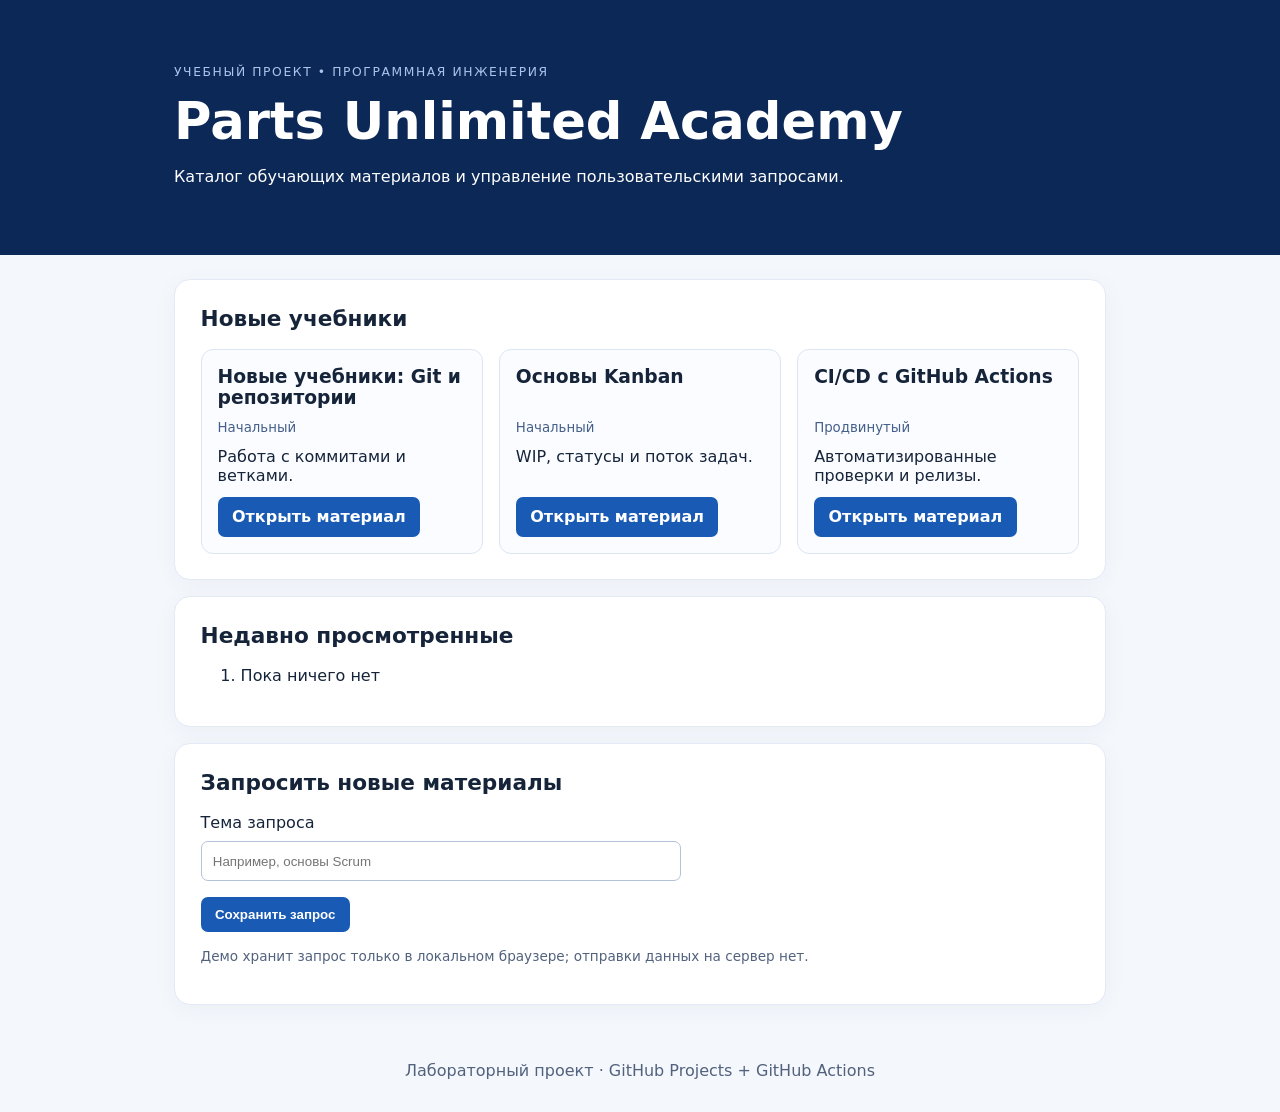
<file: site/index.html>
<!doctype html>
<html lang="ru">
<head>
  <meta charset="utf-8">
  <meta name="viewport" content="width=device-width,initial-scale=1">
  <title>Parts Unlimited Academy</title>
  <link rel="icon" type="image/png" sizes="64x64" href="assets/academy-book-v1.png">
  <link rel="stylesheet" href="assets/style.css">
  <script src="assets/app.js" defer></script>
</head>
<body>
  <header><p class="eyebrow">Учебный проект • Программная инженерия</p><h1>Parts Unlimited Academy</h1><p>Каталог обучающих материалов и управление пользовательскими запросами.</p></header>
  <main>
    <section aria-labelledby="tutorial-title"><h2 id="tutorial-title">Новые учебники</h2><div id="tutorials" class="cards" aria-live="polite">Загрузка…</div></section>
    <section aria-labelledby="recent-title"><h2 id="recent-title">Недавно просмотренные</h2><ol id="recent"><li>Пока ничего нет</li></ol></section>
    <section aria-labelledby="request-title"><h2 id="request-title">Запросить новые материалы</h2><form id="request-form"><label for="topic">Тема запроса</label><input id="topic" name="topic" maxlength="100" required placeholder="Например, основы Scrum"><button type="submit">Сохранить запрос</button></form><p id="request-message" role="status"></p><p class="hint">Демо хранит запрос только в локальном браузере; отправки данных на сервер нет.</p></section>
  </main>
  <footer>Лабораторный проект · GitHub Projects + GitHub Actions</footer>
</body>
</html>
</file>
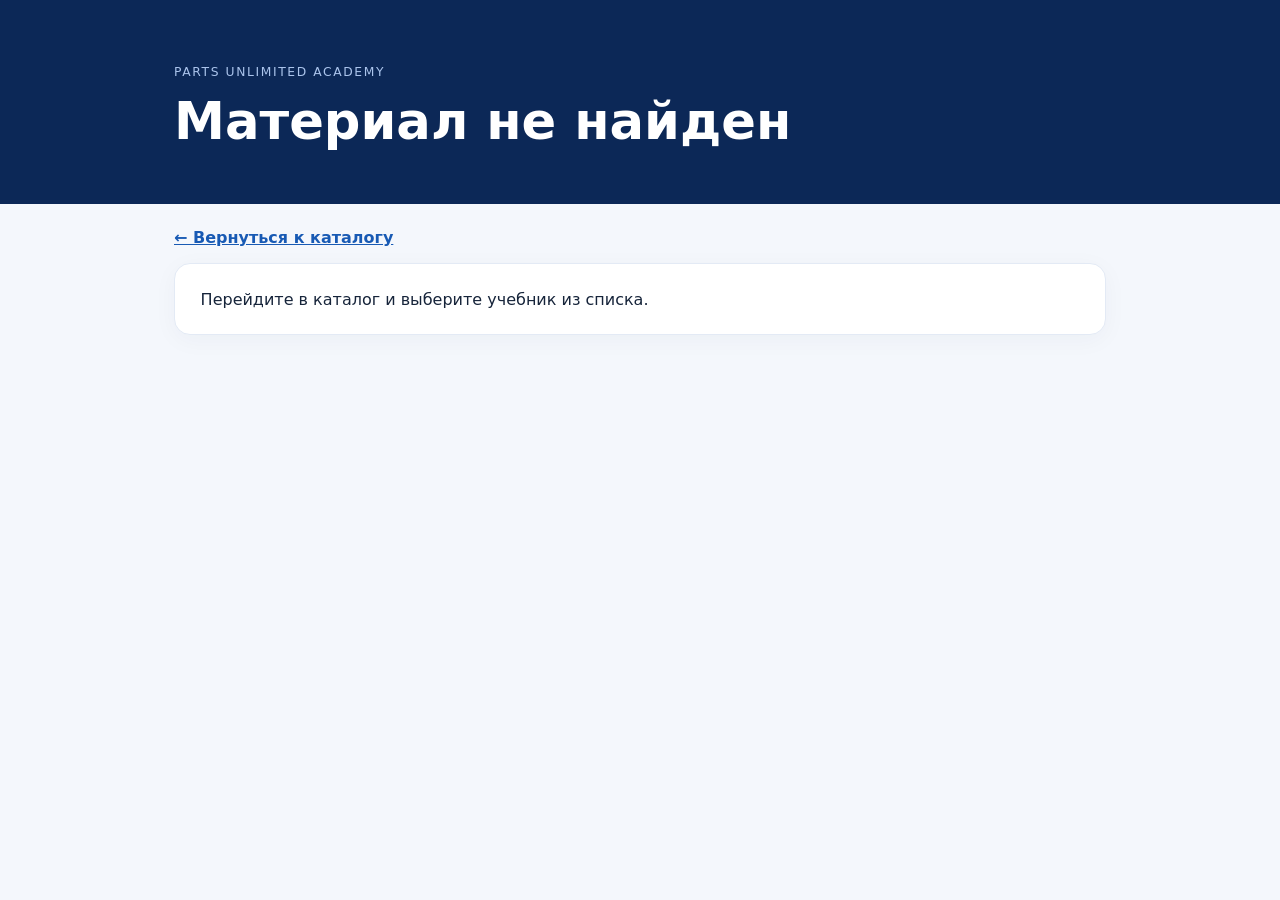
<file: site/material.html>
<!doctype html>
<html lang="ru">
<head>
  <meta charset="utf-8">
  <meta name="viewport" content="width=device-width,initial-scale=1">
  <title>Учебный материал — Parts Unlimited Academy</title>
  <link rel="icon" type="image/png" sizes="64x64" href="assets/academy-book-v1.png">
  <link rel="stylesheet" href="assets/style.css">
  <script src="assets/app.js" defer></script>
</head>
<body>
  <header><p class="eyebrow">Parts Unlimited Academy</p><h1 id="material-title">Учебный материал</h1></header>
  <main>
    <nav aria-label="Навигация"><a class="material-back" href="index.html">← Вернуться к каталогу</a></nav>
    <section id="material" aria-label="Сведения об учебнике" aria-live="polite">Загрузка материала…</section>
  </main>
</body>
</html>
</file>
<file: site/assets/style.css>
:root{font-family:system-ui,-apple-system,BlinkMacSystemFont,"Segoe UI",sans-serif;color:#16243a;background:#f4f7fc}*{box-sizing:border-box}body{margin:0}header{padding:3.3rem max(1.5rem,calc((100% - 980px)/2 + 1.5rem));background:#0c2857;color:white}header h1{font-size:clamp(2rem,4vw,3.3rem);margin:0}.eyebrow{text-transform:uppercase;letter-spacing:.13em;font-size:.77rem;color:#abc4ec}header p{max-width:700px}main{max-width:980px;margin:auto;padding:1.5rem;display:grid;gap:1rem}main > section{background:white;border:1px solid #e3eaf5;border-radius:16px;padding:1.6rem;box-shadow:0 5px 25px #1429500a}h2{font-size:1.35rem;margin-top:0}.cards{display:grid;grid-template-columns:repeat(auto-fit,minmax(min(100%,220px),1fr));gap:1rem}.card{border:1px solid #dce5f2;border-radius:12px;padding:1rem;background:#fafcff}.card h3{margin-top:0}.card .open-material,form button{cursor:pointer;border:0;border-radius:7px;background:#185ab4;color:#fff;padding:.65rem .9rem;font-weight:600}.card small{color:#45608a}input{display:block;max-width:480px;width:100%;border:1px solid #b4c2d7;border-radius:7px;padding:.7rem;margin:.6rem 0 1rem}footer{text-align:center;padding:2rem;color:#52627d}.hint{font-size:.85rem;color:#52627d}#request-message{color:#18663b}

.open-material { display: inline-block; font: inherit; text-decoration: none; }
.material-back { color: #185ab4; font-weight: 600; }
.material-meta { display: grid; grid-template-columns: max-content 1fr; gap: .4rem 1rem; }
.material-meta dt { font-weight: 600; }
.material-meta dd { margin: 0; }
main, main > section, .card { min-width: 0; }
header h1, .card, .lesson { overflow-wrap: anywhere; }
.card {
  display: grid;
  grid-row: span 4;
  grid-template-rows: subgrid;
  row-gap: .75rem;
}
.card h3, .card p { margin: 0; }
.card .open-material { justify-self: start; align-self: end; }
.lesson { line-height: 1.6; }
.lesson h2 { margin-top: 1.5rem; }
.lesson section + section { margin-top: 1.25rem; }
.lesson h3, .lesson p, .lesson ul { margin: 0 0 .6rem; }
.lesson pre {
  background: #f4f7fc;
  padding: .8rem 1rem;
  border-radius: 7px;
  white-space: pre-wrap;
}
@media (max-width: 540px) {
  main { padding: 1rem; }
  header { padding: 2rem 1rem; }
  main > section { padding: 1rem; }
}
</file>
